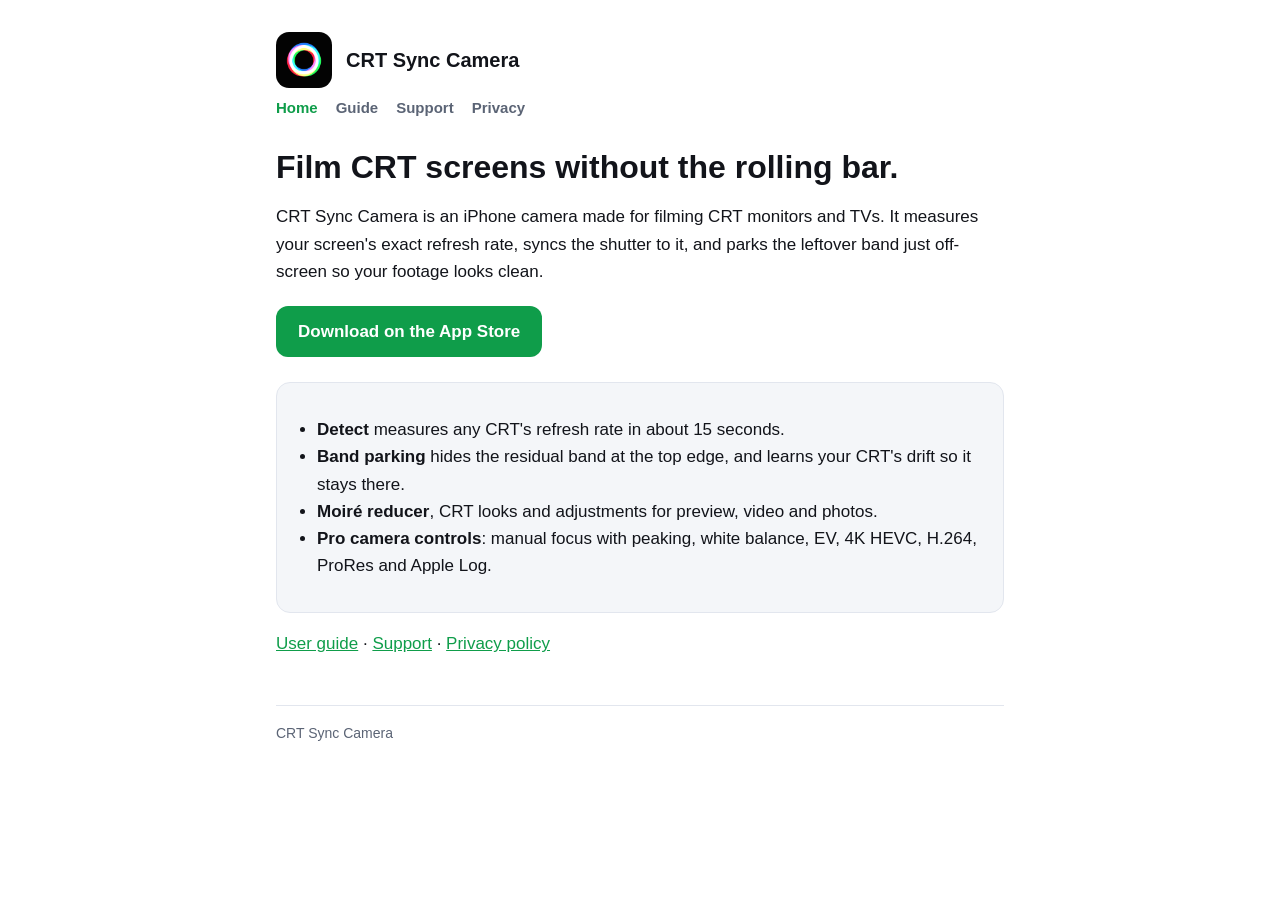
<file: index.html>
<!doctype html>
<html lang="en">
<head>
<meta charset="utf-8">
<meta name="viewport" content="width=device-width, initial-scale=1">
<title>CRT Sync Camera</title>
<meta name="description" content="An iPhone camera that syncs to CRT screens, so you can film them without the rolling bar.">
<link rel="icon" href="icon.png">
<link rel="stylesheet" href="style.css">
</head>
<body>
<main>
<header><img src="icon.png" alt=""><a href="./">CRT Sync Camera</a></header>
<nav><a href="./" aria-current="page">Home</a><a href="guide.html">Guide</a><a href="support.html">Support</a><a href="privacy.html">Privacy</a></nav>
<h1>Film CRT screens without the rolling bar.</h1>
<p>CRT Sync Camera is an iPhone camera made for filming CRT monitors and TVs. It measures your screen's exact refresh rate, syncs the shutter to it, and parks the leftover band just off-screen so your footage looks clean.</p>
<p><a class="button" href="https://apps.apple.com/app/id6838080313">Download on the App Store</a></p>
<div class="card">
<ul>
<li><strong>Detect</strong> measures any CRT's refresh rate in about 15 seconds.</li>
<li><strong>Band parking</strong> hides the residual band at the top edge, and learns your CRT's drift so it stays there.</li>
<li><strong>Moiré reducer</strong>, CRT looks and adjustments for preview, video and photos.</li>
<li><strong>Pro camera controls</strong>: manual focus with peaking, white balance, EV, 4K HEVC, H.264, ProRes and Apple Log.</li>
</ul>
</div>
<p><a href="guide.html">User guide</a> · <a href="support.html">Support</a> · <a href="privacy.html">Privacy policy</a></p>
<footer>CRT Sync Camera</footer>
</main>
</body>
</html>
</file>
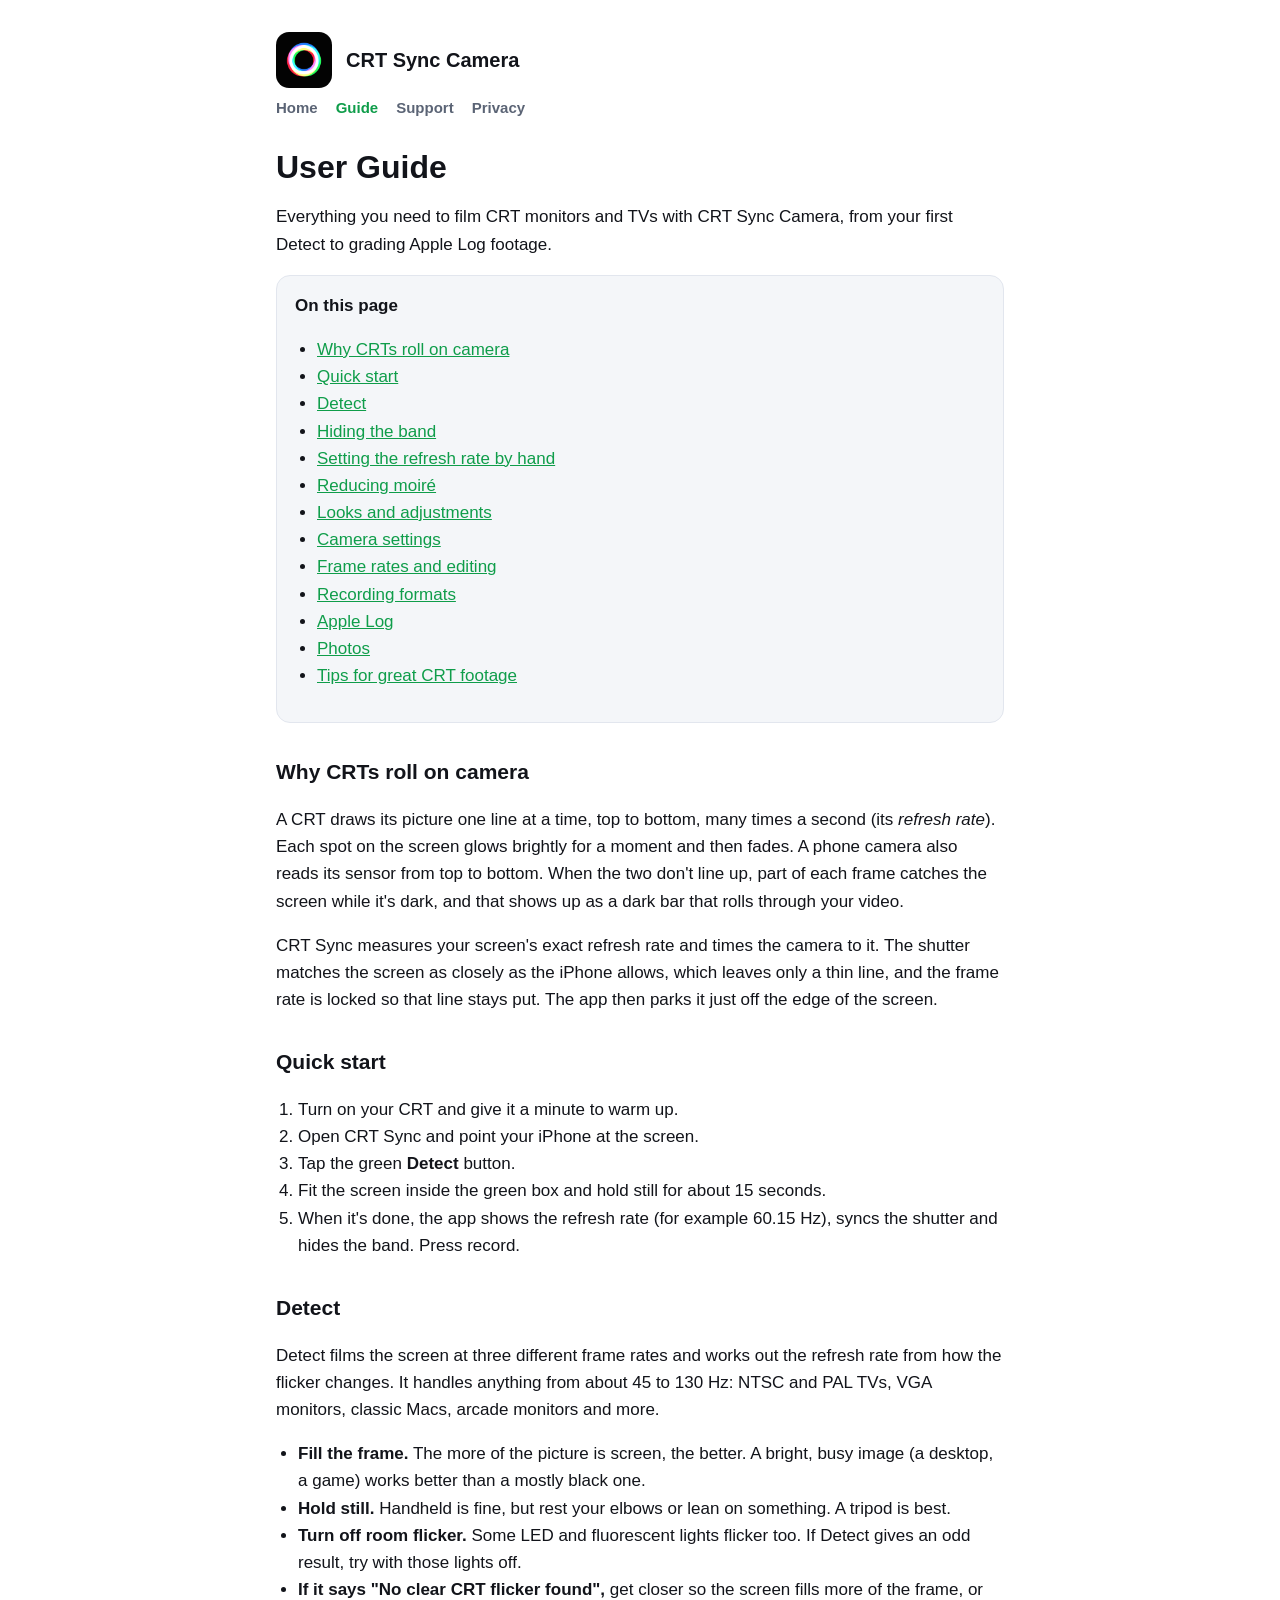
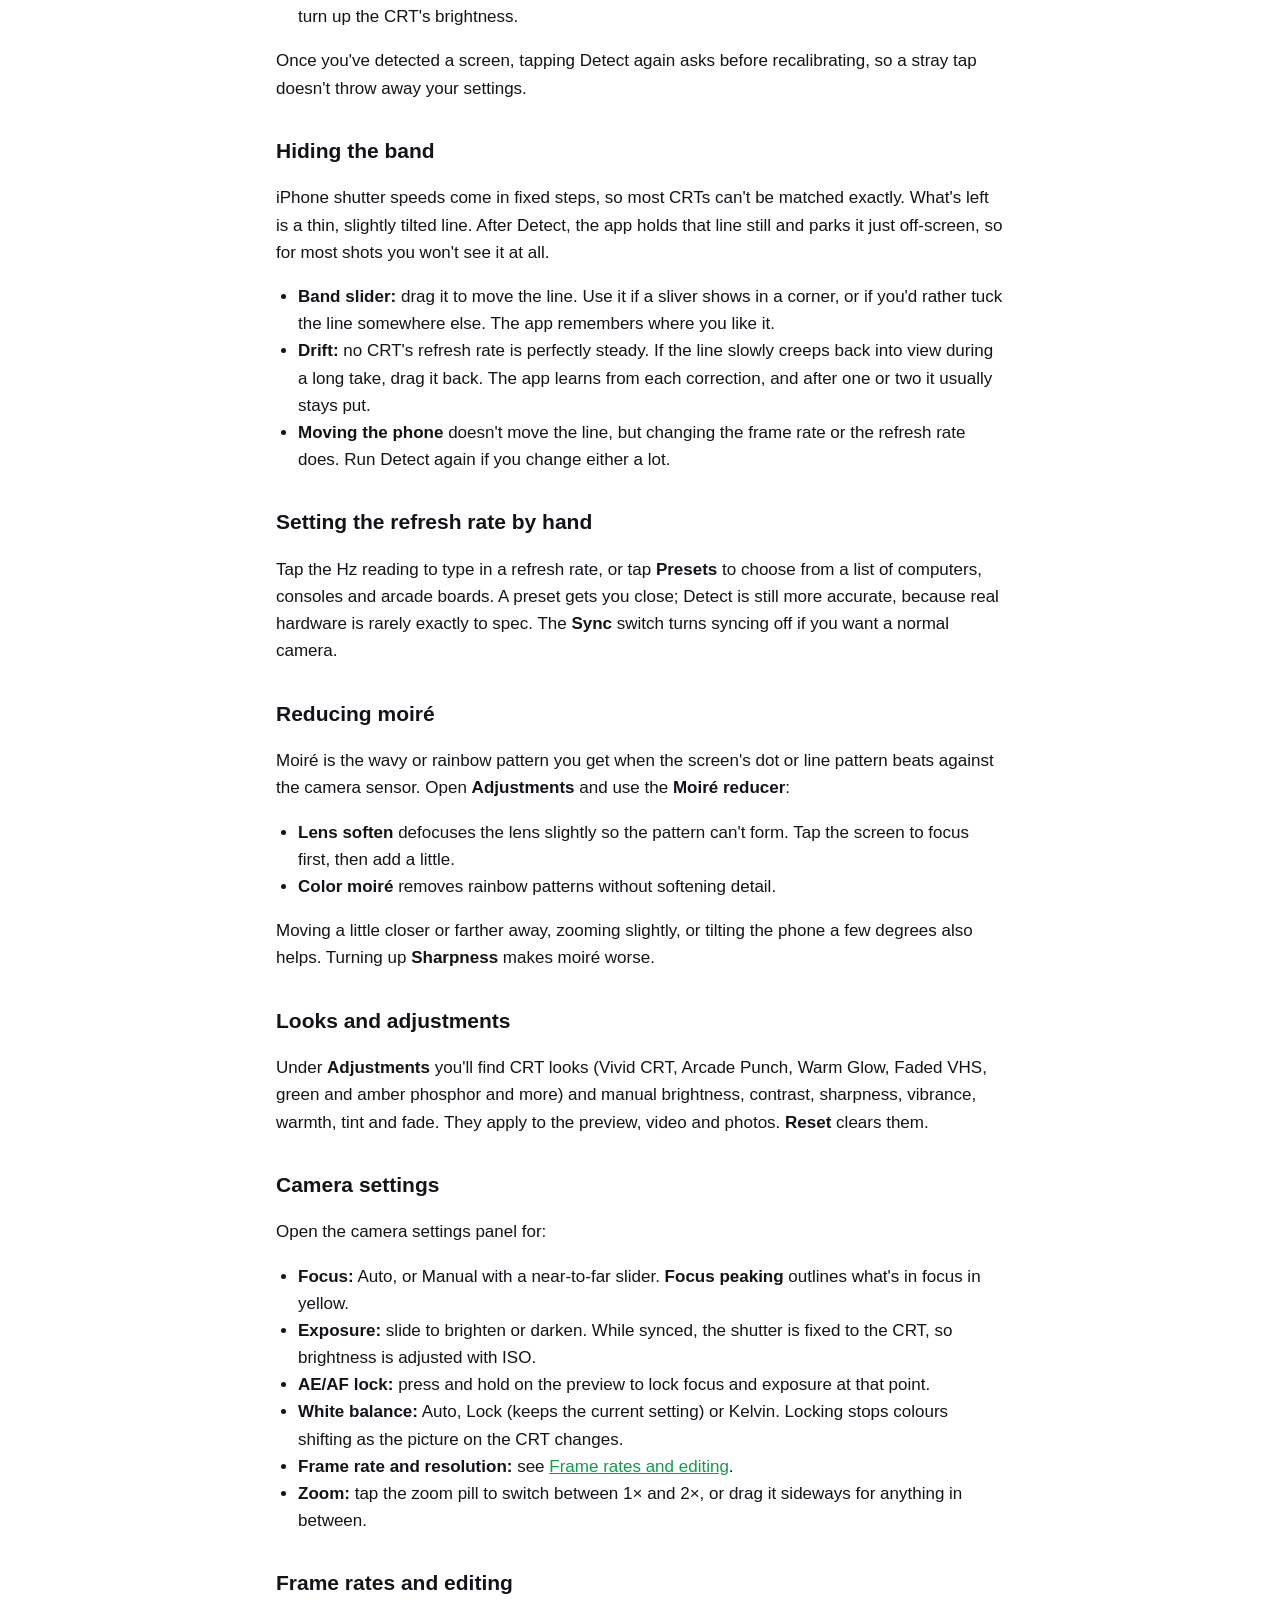
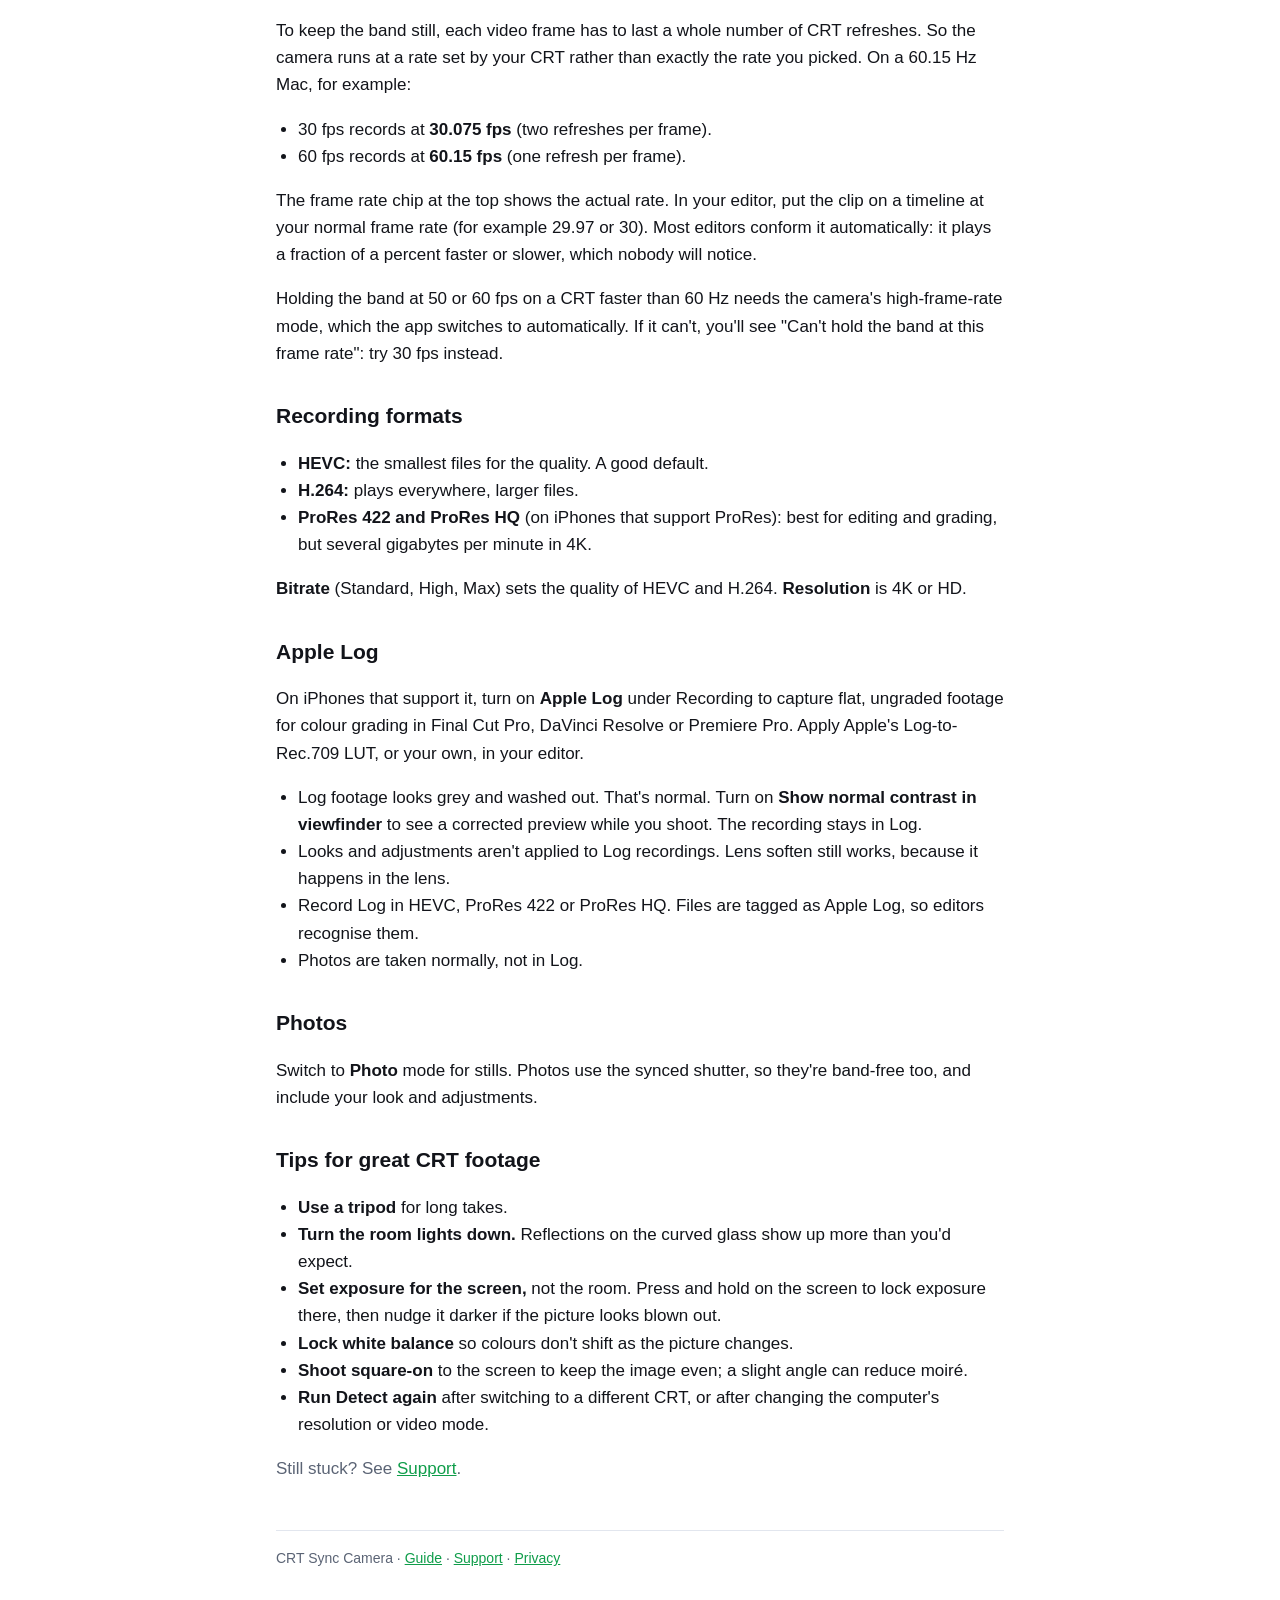
<file: guide.html>
<!doctype html>
<html lang="en">
<head>
<meta charset="utf-8">
<meta name="viewport" content="width=device-width, initial-scale=1">
<title>User Guide · CRT Sync Camera</title>
<meta name="description" content="How to film CRT screens with CRT Sync Camera: Detect, band parking, moiré, camera settings, Apple Log and editing.">
<link rel="icon" href="icon.png">
<link rel="stylesheet" href="style.css">
</head>
<body>
<main>
<header><img src="icon.png" alt=""><a href="./">CRT Sync Camera</a></header>
<nav><a href="./">Home</a><a href="guide.html" aria-current="page">Guide</a><a href="support.html">Support</a><a href="privacy.html">Privacy</a></nav>
<h1>User Guide</h1>
<p>Everything you need to film CRT monitors and TVs with CRT Sync Camera, from your first Detect to grading Apple Log footage.</p>

<div class="card">
<strong>On this page</strong>
<ul>
<li><a href="#why">Why CRTs roll on camera</a></li>
<li><a href="#quick-start">Quick start</a></li>
<li><a href="#detect">Detect</a></li>
<li><a href="#band">Hiding the band</a></li>
<li><a href="#refresh">Setting the refresh rate by hand</a></li>
<li><a href="#moire">Reducing moiré</a></li>
<li><a href="#looks">Looks and adjustments</a></li>
<li><a href="#camera">Camera settings</a></li>
<li><a href="#frame-rate">Frame rates and editing</a></li>
<li><a href="#formats">Recording formats</a></li>
<li><a href="#log">Apple Log</a></li>
<li><a href="#photos">Photos</a></li>
<li><a href="#tips">Tips for great CRT footage</a></li>
</ul>
</div>

<h2 id="why">Why CRTs roll on camera</h2>
<p>A CRT draws its picture one line at a time, top to bottom, many times a second (its <em>refresh rate</em>). Each spot on the screen glows brightly for a moment and then fades. A phone camera also reads its sensor from top to bottom. When the two don't line up, part of each frame catches the screen while it's dark, and that shows up as a dark bar that rolls through your video.</p>
<p>CRT Sync measures your screen's exact refresh rate and times the camera to it. The shutter matches the screen as closely as the iPhone allows, which leaves only a thin line, and the frame rate is locked so that line stays put. The app then parks it just off the edge of the screen.</p>

<h2 id="quick-start">Quick start</h2>
<ol>
<li>Turn on your CRT and give it a minute to warm up.</li>
<li>Open CRT Sync and point your iPhone at the screen.</li>
<li>Tap the green <strong>Detect</strong> button.</li>
<li>Fit the screen inside the green box and hold still for about 15 seconds.</li>
<li>When it's done, the app shows the refresh rate (for example 60.15 Hz), syncs the shutter and hides the band. Press record.</li>
</ol>

<h2 id="detect">Detect</h2>
<p>Detect films the screen at three different frame rates and works out the refresh rate from how the flicker changes. It handles anything from about 45 to 130 Hz: NTSC and PAL TVs, VGA monitors, classic Macs, arcade monitors and more.</p>
<ul>
<li><strong>Fill the frame.</strong> The more of the picture is screen, the better. A bright, busy image (a desktop, a game) works better than a mostly black one.</li>
<li><strong>Hold still.</strong> Handheld is fine, but rest your elbows or lean on something. A tripod is best.</li>
<li><strong>Turn off room flicker.</strong> Some LED and fluorescent lights flicker too. If Detect gives an odd result, try with those lights off.</li>
<li><strong>If it says "No clear CRT flicker found",</strong> get closer so the screen fills more of the frame, or turn up the CRT's brightness.</li>
</ul>
<p>Once you've detected a screen, tapping Detect again asks before recalibrating, so a stray tap doesn't throw away your settings.</p>

<h2 id="band">Hiding the band</h2>
<p>iPhone shutter speeds come in fixed steps, so most CRTs can't be matched exactly. What's left is a thin, slightly tilted line. After Detect, the app holds that line still and parks it just off-screen, so for most shots you won't see it at all.</p>
<ul>
<li><strong>Band slider:</strong> drag it to move the line. Use it if a sliver shows in a corner, or if you'd rather tuck the line somewhere else. The app remembers where you like it.</li>
<li><strong>Drift:</strong> no CRT's refresh rate is perfectly steady. If the line slowly creeps back into view during a long take, drag it back. The app learns from each correction, and after one or two it usually stays put.</li>
<li><strong>Moving the phone</strong> doesn't move the line, but changing the frame rate or the refresh rate does. Run Detect again if you change either a lot.</li>
</ul>

<h2 id="refresh">Setting the refresh rate by hand</h2>
<p>Tap the Hz reading to type in a refresh rate, or tap <strong>Presets</strong> to choose from a list of computers, consoles and arcade boards. A preset gets you close; Detect is still more accurate, because real hardware is rarely exactly to spec. The <strong>Sync</strong> switch turns syncing off if you want a normal camera.</p>

<h2 id="moire">Reducing moiré</h2>
<p>Moiré is the wavy or rainbow pattern you get when the screen's dot or line pattern beats against the camera sensor. Open <strong>Adjustments</strong> and use the <strong>Moiré reducer</strong>:</p>
<ul>
<li><strong>Lens soften</strong> defocuses the lens slightly so the pattern can't form. Tap the screen to focus first, then add a little.</li>
<li><strong>Color moiré</strong> removes rainbow patterns without softening detail.</li>
</ul>
<p>Moving a little closer or farther away, zooming slightly, or tilting the phone a few degrees also helps. Turning up <strong>Sharpness</strong> makes moiré worse.</p>

<h2 id="looks">Looks and adjustments</h2>
<p>Under <strong>Adjustments</strong> you'll find CRT looks (Vivid CRT, Arcade Punch, Warm Glow, Faded VHS, green and amber phosphor and more) and manual brightness, contrast, sharpness, vibrance, warmth, tint and fade. They apply to the preview, video and photos. <strong>Reset</strong> clears them.</p>

<h2 id="camera">Camera settings</h2>
<p>Open the camera settings panel for:</p>
<ul>
<li><strong>Focus:</strong> Auto, or Manual with a near-to-far slider. <strong>Focus peaking</strong> outlines what's in focus in yellow.</li>
<li><strong>Exposure:</strong> slide to brighten or darken. While synced, the shutter is fixed to the CRT, so brightness is adjusted with ISO.</li>
<li><strong>AE/AF lock:</strong> press and hold on the preview to lock focus and exposure at that point.</li>
<li><strong>White balance:</strong> Auto, Lock (keeps the current setting) or Kelvin. Locking stops colours shifting as the picture on the CRT changes.</li>
<li><strong>Frame rate and resolution:</strong> see <a href="#frame-rate">Frame rates and editing</a>.</li>
<li><strong>Zoom:</strong> tap the zoom pill to switch between 1× and 2×, or drag it sideways for anything in between.</li>
</ul>

<h2 id="frame-rate">Frame rates and editing</h2>
<p>To keep the band still, each video frame has to last a whole number of CRT refreshes. So the camera runs at a rate set by your CRT rather than exactly the rate you picked. On a 60.15 Hz Mac, for example:</p>
<ul>
<li>30 fps records at <strong>30.075 fps</strong> (two refreshes per frame).</li>
<li>60 fps records at <strong>60.15 fps</strong> (one refresh per frame).</li>
</ul>
<p>The frame rate chip at the top shows the actual rate. In your editor, put the clip on a timeline at your normal frame rate (for example 29.97 or 30). Most editors conform it automatically: it plays a fraction of a percent faster or slower, which nobody will notice.</p>
<p>Holding the band at 50 or 60 fps on a CRT faster than 60 Hz needs the camera's high-frame-rate mode, which the app switches to automatically. If it can't, you'll see "Can't hold the band at this frame rate": try 30 fps instead.</p>

<h2 id="formats">Recording formats</h2>
<ul>
<li><strong>HEVC:</strong> the smallest files for the quality. A good default.</li>
<li><strong>H.264:</strong> plays everywhere, larger files.</li>
<li><strong>ProRes 422 and ProRes HQ</strong> (on iPhones that support ProRes): best for editing and grading, but several gigabytes per minute in 4K.</li>
</ul>
<p><strong>Bitrate</strong> (Standard, High, Max) sets the quality of HEVC and H.264. <strong>Resolution</strong> is 4K or HD.</p>

<h2 id="log">Apple Log</h2>
<p>On iPhones that support it, turn on <strong>Apple Log</strong> under Recording to capture flat, ungraded footage for colour grading in Final Cut Pro, DaVinci Resolve or Premiere Pro. Apply Apple's Log-to-Rec.709 LUT, or your own, in your editor.</p>
<ul>
<li>Log footage looks grey and washed out. That's normal. Turn on <strong>Show normal contrast in viewfinder</strong> to see a corrected preview while you shoot. The recording stays in Log.</li>
<li>Looks and adjustments aren't applied to Log recordings. Lens soften still works, because it happens in the lens.</li>
<li>Record Log in HEVC, ProRes 422 or ProRes HQ. Files are tagged as Apple Log, so editors recognise them.</li>
<li>Photos are taken normally, not in Log.</li>
</ul>

<h2 id="photos">Photos</h2>
<p>Switch to <strong>Photo</strong> mode for stills. Photos use the synced shutter, so they're band-free too, and include your look and adjustments.</p>

<h2 id="tips">Tips for great CRT footage</h2>
<ul>
<li><strong>Use a tripod</strong> for long takes.</li>
<li><strong>Turn the room lights down.</strong> Reflections on the curved glass show up more than you'd expect.</li>
<li><strong>Set exposure for the screen,</strong> not the room. Press and hold on the screen to lock exposure there, then nudge it darker if the picture looks blown out.</li>
<li><strong>Lock white balance</strong> so colours don't shift as the picture changes.</li>
<li><strong>Shoot square-on</strong> to the screen to keep the image even; a slight angle can reduce moiré.</li>
<li><strong>Run Detect again</strong> after switching to a different CRT, or after changing the computer's resolution or video mode.</li>
</ul>

<p class="muted">Still stuck? See <a href="support.html">Support</a>.</p>
<footer>CRT Sync Camera · <a href="guide.html">Guide</a> · <a href="support.html">Support</a> · <a href="privacy.html">Privacy</a></footer>
</main>
</body>
</html>
</file>
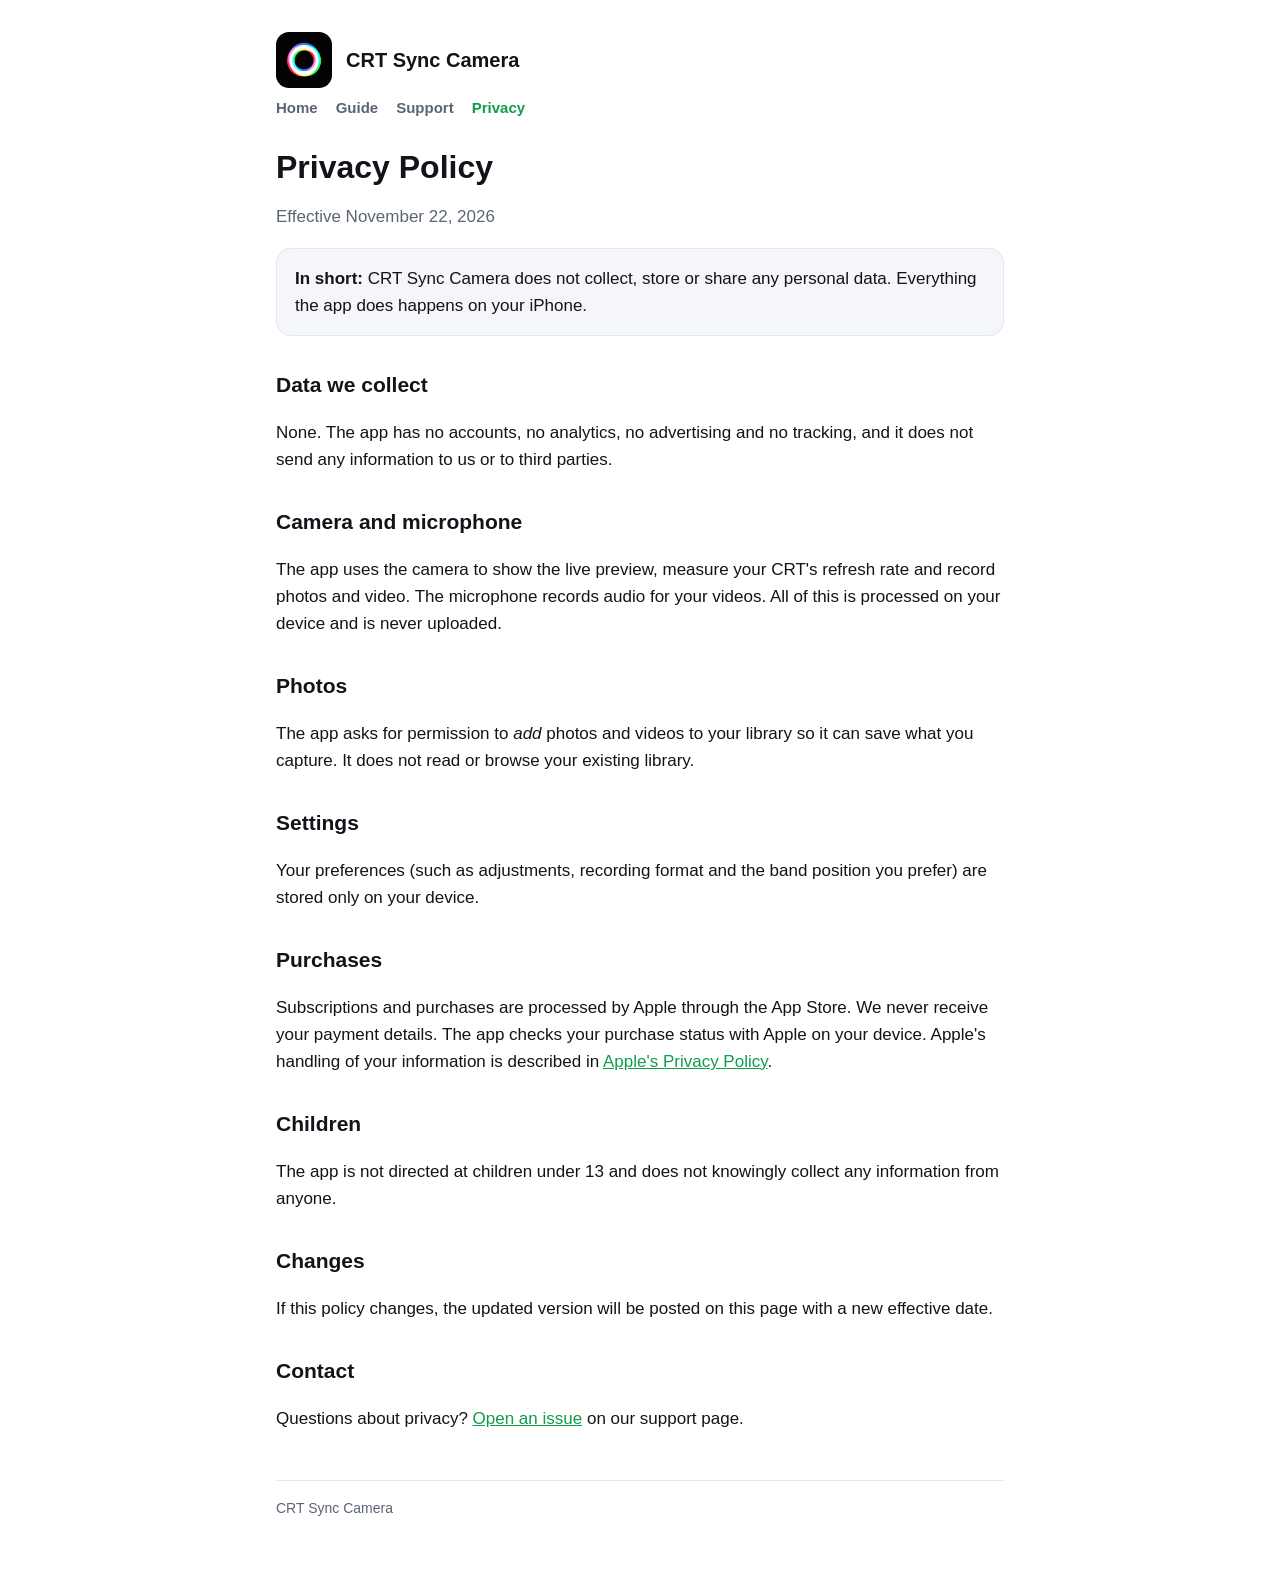
<file: privacy.html>
<!doctype html>
<html lang="en">
<head>
<meta charset="utf-8">
<meta name="viewport" content="width=device-width, initial-scale=1">
<title>Privacy Policy · CRT Sync Camera</title>
<link rel="icon" href="icon.png">
<link rel="stylesheet" href="style.css">
</head>
<body>
<main>
<header><img src="icon.png" alt=""><a href="./">CRT Sync Camera</a></header>
<nav><a href="./">Home</a><a href="guide.html">Guide</a><a href="support.html">Support</a><a href="privacy.html" aria-current="page">Privacy</a></nav>
<h1>Privacy Policy</h1>
<p class="muted">Effective November 22, 2026</p>

<div class="card"><strong>In short:</strong> CRT Sync Camera does not collect, store or share any personal data. Everything the app does happens on your iPhone.</div>

<h2>Data we collect</h2>
<p>None. The app has no accounts, no analytics, no advertising and no tracking, and it does not send any information to us or to third parties.</p>

<h2>Camera and microphone</h2>
<p>The app uses the camera to show the live preview, measure your CRT's refresh rate and record photos and video. The microphone records audio for your videos. All of this is processed on your device and is never uploaded.</p>

<h2>Photos</h2>
<p>The app asks for permission to <em>add</em> photos and videos to your library so it can save what you capture. It does not read or browse your existing library.</p>

<h2>Settings</h2>
<p>Your preferences (such as adjustments, recording format and the band position you prefer) are stored only on your device.</p>

<h2>Purchases</h2>
<p>Subscriptions and purchases are processed by Apple through the App Store. We never receive your payment details. The app checks your purchase status with Apple on your device. Apple's handling of your information is described in <a href="https://www.apple.com/legal/privacy/">Apple's Privacy Policy</a>.</p>

<h2>Children</h2>
<p>The app is not directed at children under 13 and does not knowingly collect any information from anyone.</p>

<h2>Changes</h2>
<p>If this policy changes, the updated version will be posted on this page with a new effective date.</p>

<h2>Contact</h2>
<p>Questions about privacy? <a href="https://github.com/ActionRetro/crt-sync/issues/new">Open an issue</a> on our support page.</p>
<footer>CRT Sync Camera</footer>
</main>
</body>
</html>
</file>
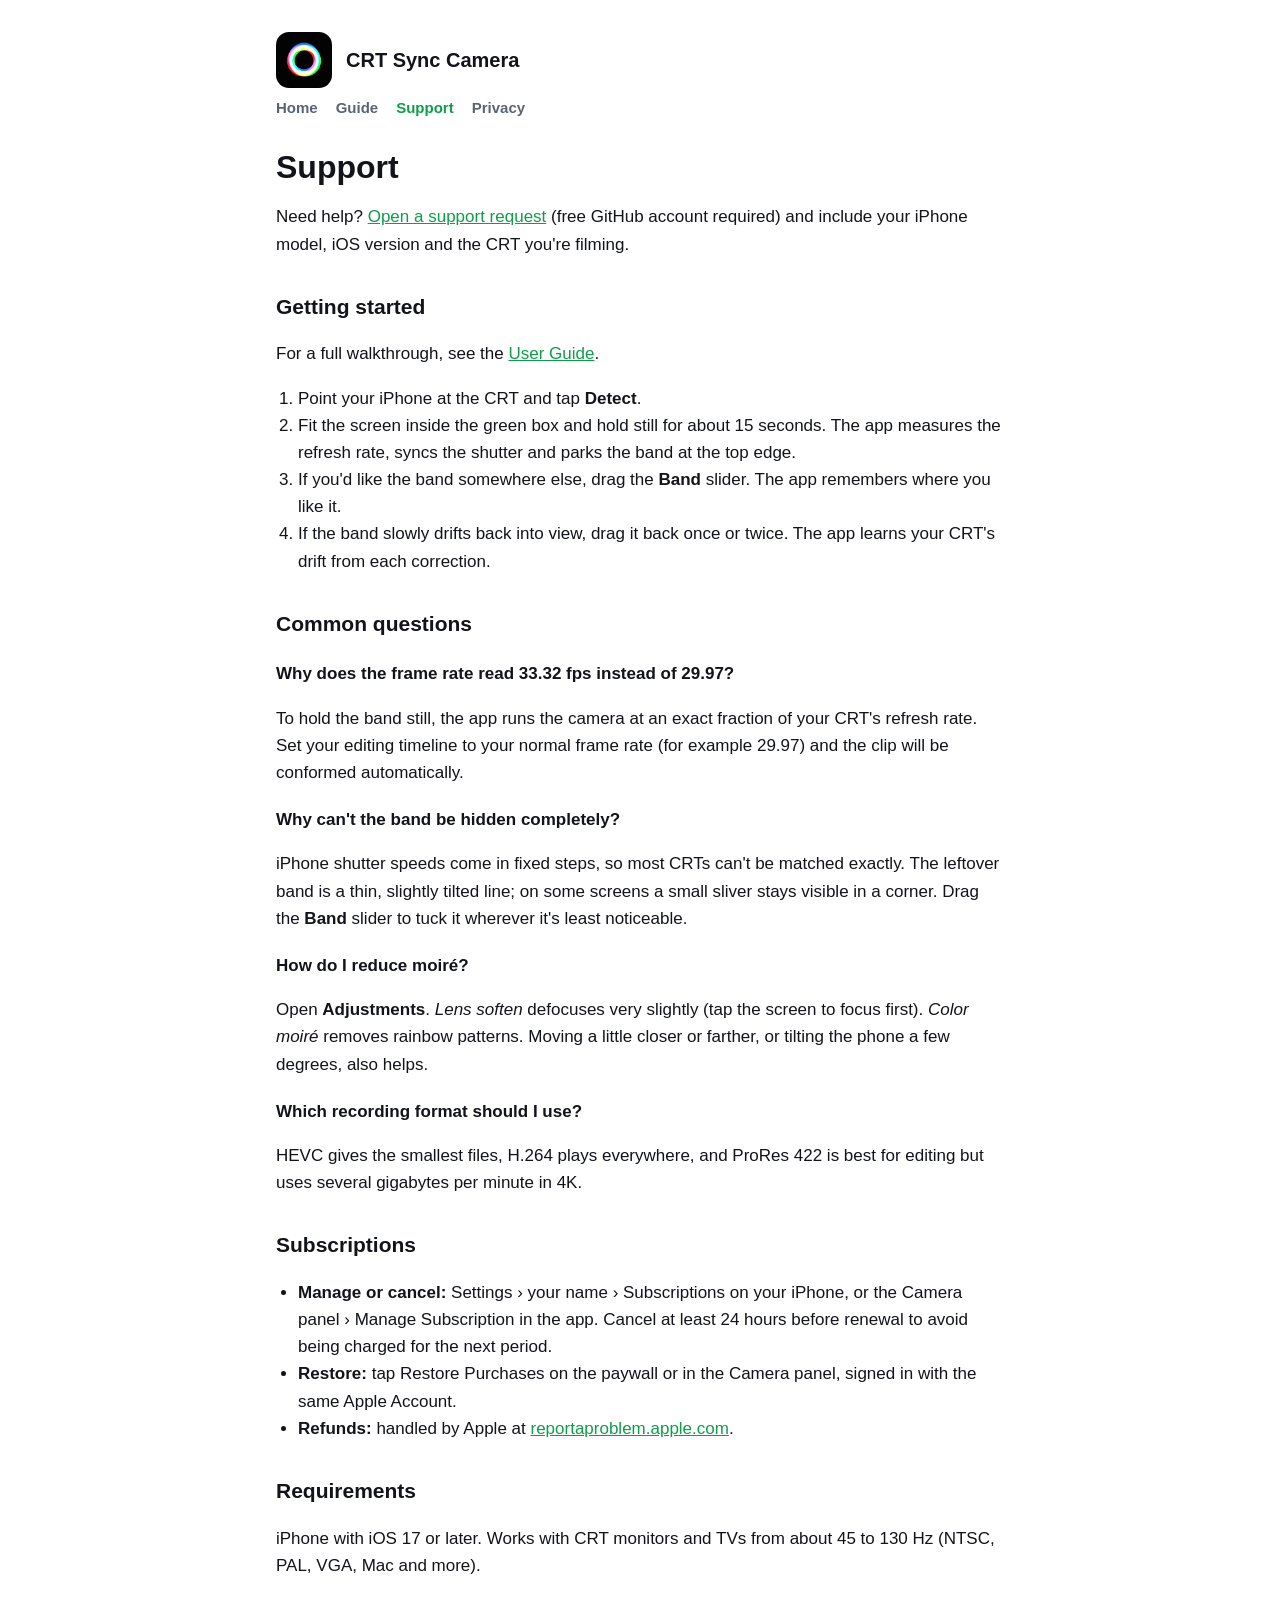
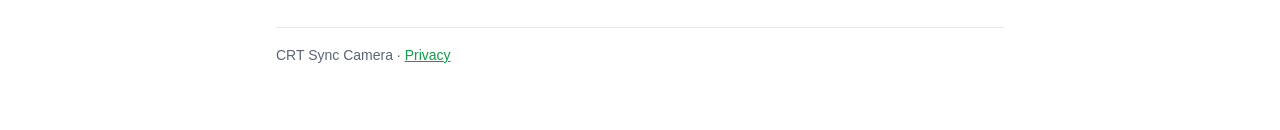
<file: support.html>
<!doctype html>
<html lang="en">
<head>
<meta charset="utf-8">
<meta name="viewport" content="width=device-width, initial-scale=1">
<title>Support · CRT Sync Camera</title>
<link rel="icon" href="icon.png">
<link rel="stylesheet" href="style.css">
</head>
<body>
<main>
<header><img src="icon.png" alt=""><a href="./">CRT Sync Camera</a></header>
<nav><a href="./">Home</a><a href="guide.html">Guide</a><a href="support.html" aria-current="page">Support</a><a href="privacy.html">Privacy</a></nav>
<h1>Support</h1>
<p>Need help? <a href="https://github.com/ActionRetro/crt-sync/issues/new">Open a support request</a> (free GitHub account required) and include your iPhone model, iOS version and the CRT you're filming.</p>

<h2>Getting started</h2>
<p>For a full walkthrough, see the <a href="guide.html">User Guide</a>.</p>
<ol>
<li>Point your iPhone at the CRT and tap <strong>Detect</strong>.</li>
<li>Fit the screen inside the green box and hold still for about 15 seconds. The app measures the refresh rate, syncs the shutter and parks the band at the top edge.</li>
<li>If you'd like the band somewhere else, drag the <strong>Band</strong> slider. The app remembers where you like it.</li>
<li>If the band slowly drifts back into view, drag it back once or twice. The app learns your CRT's drift from each correction.</li>
</ol>

<h2>Common questions</h2>
<h3>Why does the frame rate read 33.32 fps instead of 29.97?</h3>
<p>To hold the band still, the app runs the camera at an exact fraction of your CRT's refresh rate. Set your editing timeline to your normal frame rate (for example 29.97) and the clip will be conformed automatically.</p>
<h3>Why can't the band be hidden completely?</h3>
<p>iPhone shutter speeds come in fixed steps, so most CRTs can't be matched exactly. The leftover band is a thin, slightly tilted line; on some screens a small sliver stays visible in a corner. Drag the <strong>Band</strong> slider to tuck it wherever it's least noticeable.</p>
<h3>How do I reduce moiré?</h3>
<p>Open <strong>Adjustments</strong>. <em>Lens soften</em> defocuses very slightly (tap the screen to focus first). <em>Color moiré</em> removes rainbow patterns. Moving a little closer or farther, or tilting the phone a few degrees, also helps.</p>
<h3>Which recording format should I use?</h3>
<p>HEVC gives the smallest files, H.264 plays everywhere, and ProRes 422 is best for editing but uses several gigabytes per minute in 4K.</p>

<h2>Subscriptions</h2>
<ul>
<li><strong>Manage or cancel:</strong> Settings › your name › Subscriptions on your iPhone, or the Camera panel › Manage Subscription in the app. Cancel at least 24 hours before renewal to avoid being charged for the next period.</li>
<li><strong>Restore:</strong> tap Restore Purchases on the paywall or in the Camera panel, signed in with the same Apple Account.</li>
<li><strong>Refunds:</strong> handled by Apple at <a href="https://reportaproblem.apple.com">reportaproblem.apple.com</a>.</li>
</ul>

<h2>Requirements</h2>
<p>iPhone with iOS 17 or later. Works with CRT monitors and TVs from about 45 to 130 Hz (NTSC, PAL, VGA, Mac and more).</p>
<footer>CRT Sync Camera · <a href="privacy.html">Privacy</a></footer>
</main>
</body>
</html>
</file>
<file: style.css>
:root { --bg: #0b0d12; --fg: #e9ecf2; --muted: #9aa3b2; --accent: #38d97a; --card: #151922; --line: #232836; }
@media (prefers-color-scheme: light) {
  :root { --bg: #ffffff; --fg: #12141a; --muted: #5b6475; --accent: #0f9d4a; --card: #f4f6f9; --line: #e2e6ee; }
}
* { box-sizing: border-box; }
html { -webkit-text-size-adjust: 100%; }
body { margin: 0; background: var(--bg); color: var(--fg); font: 17px/1.6 -apple-system, BlinkMacSystemFont, "Segoe UI", Roboto, sans-serif; }
main { max-width: 760px; margin: 0 auto; padding: 32px 16px 64px; }
header { display: flex; align-items: center; gap: 14px; margin-bottom: 8px; }
header img { width: 56px; height: 56px; border-radius: 13px; }
header a { color: inherit; text-decoration: none; font-weight: 700; font-size: 20px; }
nav { display: flex; gap: 18px; margin: 4px 0 28px; flex-wrap: wrap; }
nav a { color: var(--muted); text-decoration: none; font-weight: 600; font-size: 15px; }
nav a:hover, nav a[aria-current="page"] { color: var(--accent); }
h1 { font-size: 32px; line-height: 1.2; margin: 8px 0 12px; }
h2 { font-size: 21px; margin: 32px 0 8px; }
h3 { font-size: 17px; margin: 20px 0 4px; }
p, li { color: var(--fg); }
.muted { color: var(--muted); }
a { color: var(--accent); }
.card { background: var(--card); border: 1px solid var(--line); border-radius: 14px; padding: 16px 18px; margin: 16px 0; }
ol, ul { padding-left: 22px; }
footer { margin-top: 48px; padding-top: 16px; border-top: 1px solid var(--line); color: var(--muted); font-size: 14px; }
.button { display: inline-block; background: var(--accent); color: #fff; font-weight: 700; text-decoration: none; padding: 12px 22px; border-radius: 12px; margin: 4px 0 8px; }
.button:hover { filter: brightness(1.08); }
@media (prefers-color-scheme: dark) { .button { color: #06130b; } }
</file>
